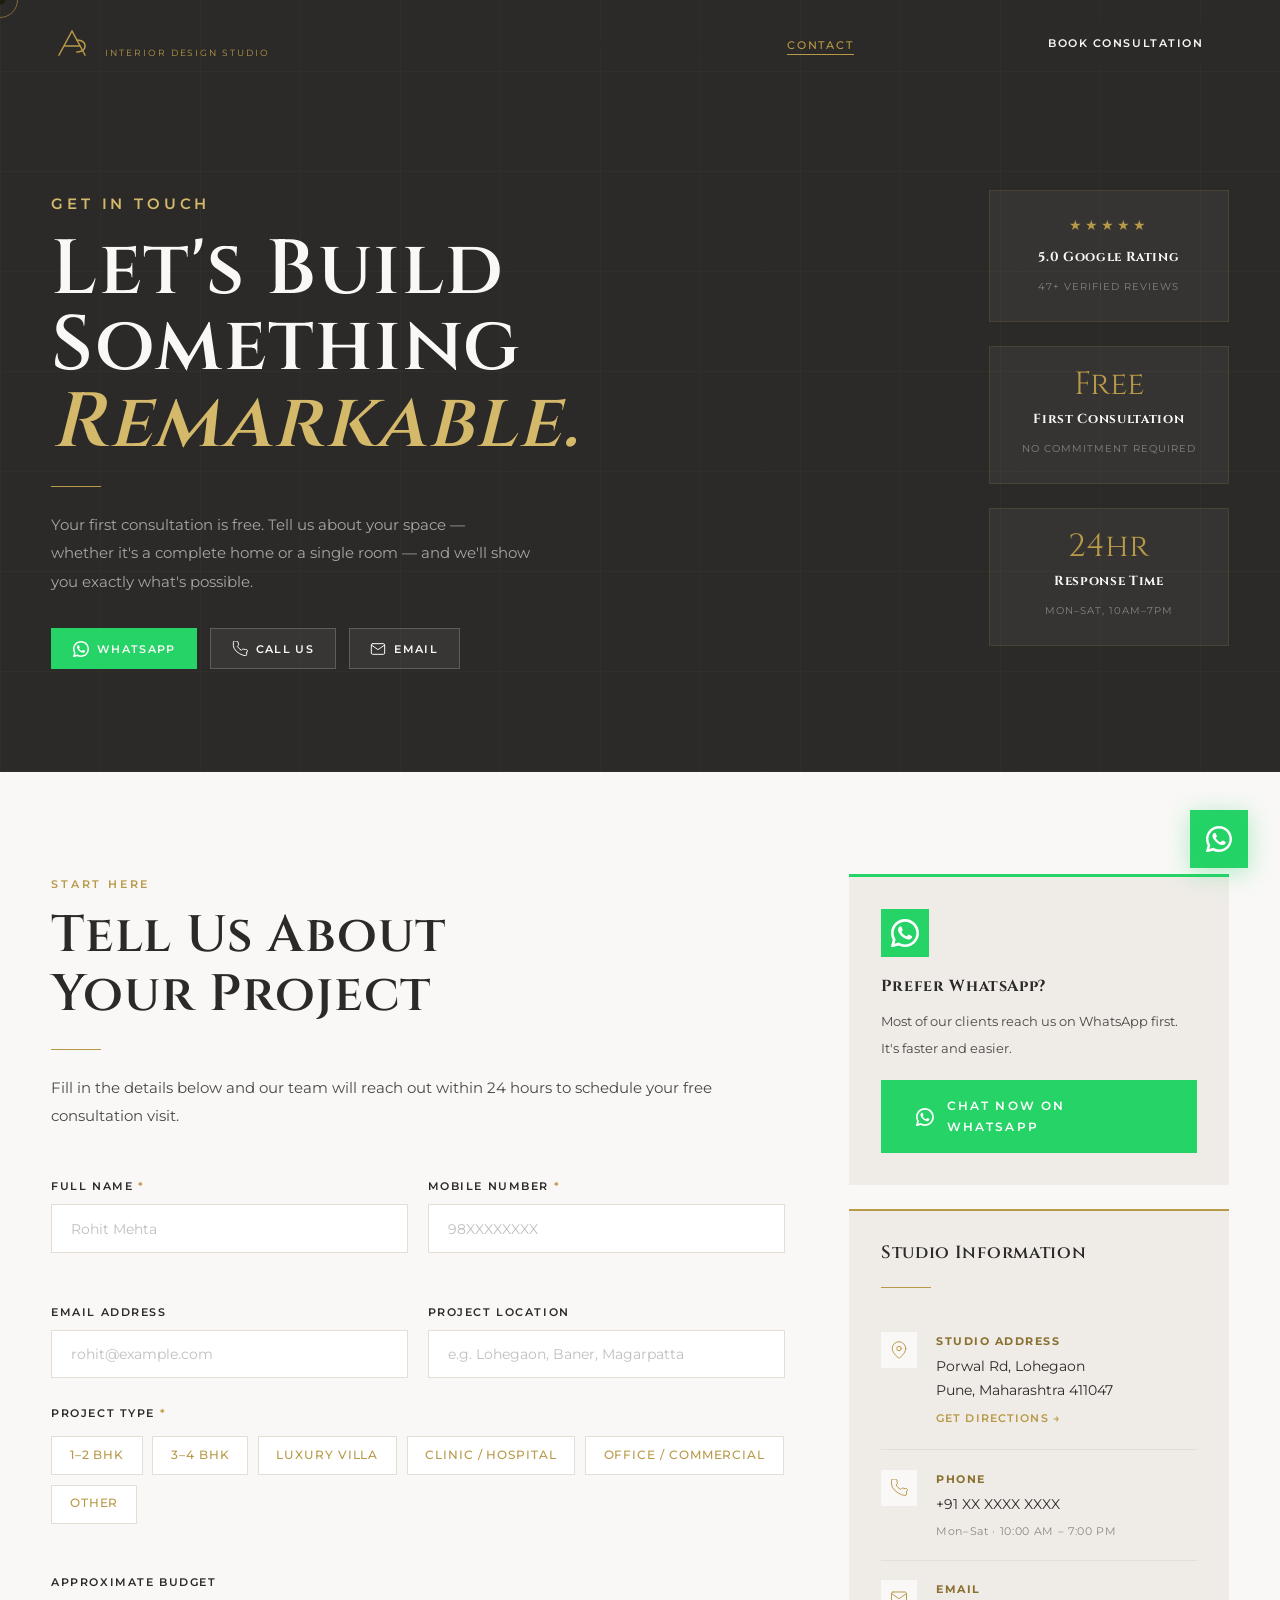
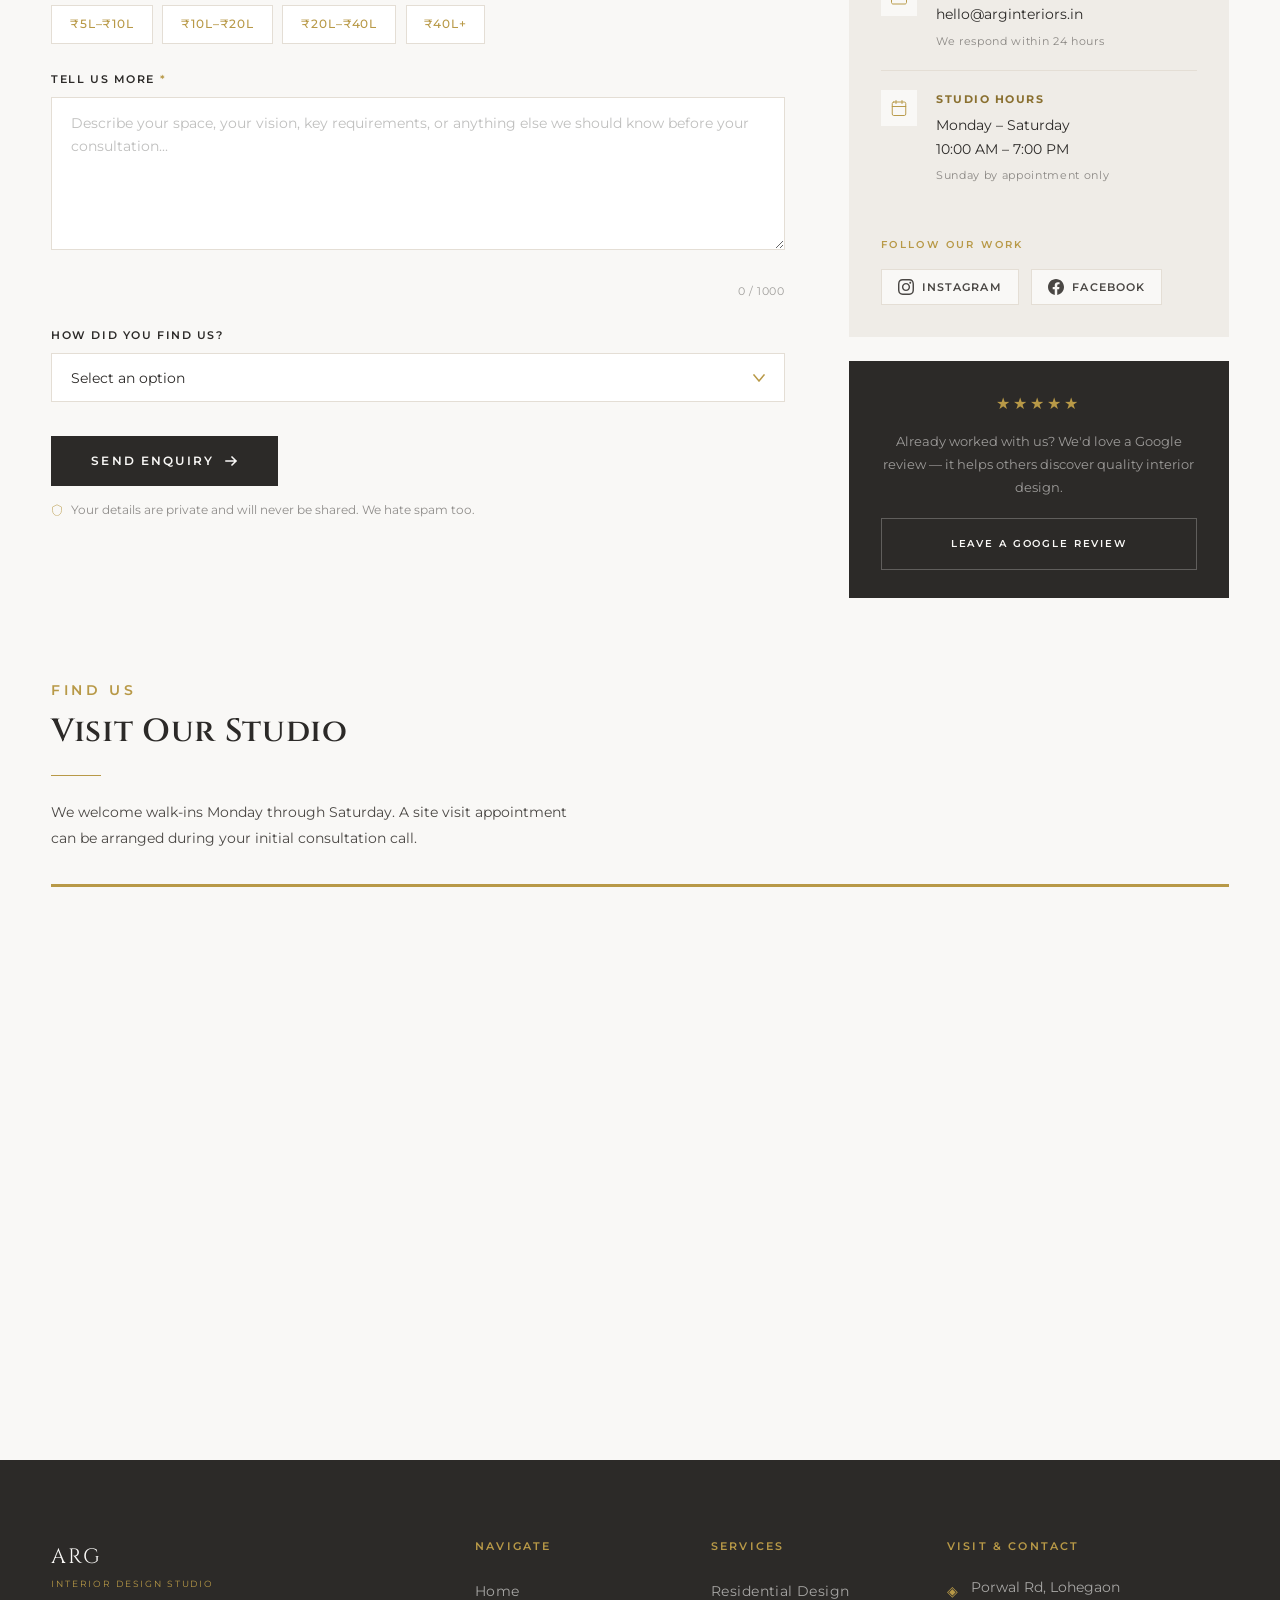
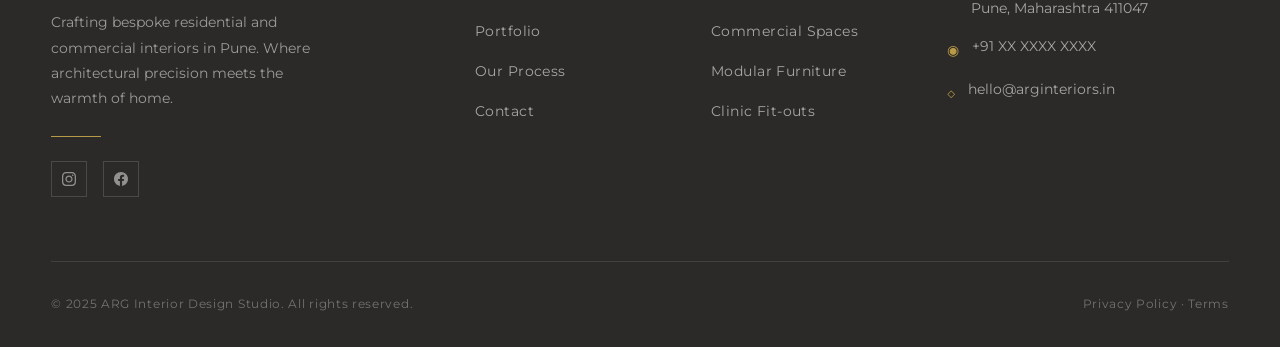
<file: contact.html>
<!DOCTYPE html>
<html lang="en">
<head>
  <meta charset="UTF-8" />
  <meta name="viewport" content="width=device-width, initial-scale=1.0" />
  <meta name="description" content="Contact ARG Interior Design Studio in Pune. Book a free consultation for your home or commercial interior project. WhatsApp, call, or visit us in Lohegaon." />
  <meta name="keywords" content="contact ARG interior Pune, interior design consultation Pune, book interior designer, Lohegaon interior studio" />
  <meta property="og:title" content="Contact & Book Consultation | ARG Interior Design Studio" />
  <meta property="og:description" content="Start your interior project with ARG. Book a free consultation — WhatsApp, call, or fill the form." />
  <title>Contact & Book Consultation | ARG Interior Design Studio</title>

  <link rel="preconnect" href="https://fonts.googleapis.com" />
  <link rel="preconnect" href="https://fonts.gstatic.com" crossorigin />
  <link href="https://fonts.googleapis.com/css2?family=Cinzel:wght@400;600;700;900&family=Montserrat:wght@300;400;500;600;700&display=swap" rel="stylesheet" />

  <link rel="stylesheet" href="css/style.css" />
  <link rel="stylesheet" href="css/contact.css" />
</head>
<body>

  <div class="page-transition"></div>
  <div class="cursor"></div>
  <div class="cursor-follower"></div>

  <!-- ══════════════════════════════════════
       NAV
  ══════════════════════════════════════ -->
  <nav class="nav" role="navigation" aria-label="Main navigation">
    <div class="container">
      <div class="nav-inner">
        <a href="index.html" class="nav-logo" aria-label="ARG Interior Design Studio Home">
          <svg class="nav-logo-mark" viewBox="0 0 42 42" fill="none" xmlns="http://www.w3.org/2000/svg" aria-hidden="true">
            <rect width="42" height="42" fill="#2C2A28"/>
            <path d="M8 33 L21 9 L34 33 M13 24 H29" stroke="#B89947" stroke-width="1.5" stroke-linecap="square"/>
            <path d="M26 18 C26 18 34 18 34 24 C34 30 26 30 26 30" stroke="#B89947" stroke-width="1.5" stroke-linecap="square" fill="none"/>
          </svg>
          <div class="nav-logo-text">
            <span class="brand">ARG</span>
            <span class="tagline">Interior Design Studio</span>
          </div>
        </a>
        <ul class="nav-links">
          <li><a href="index.html">Home</a></li>
          <li><a href="portfolio.html">Portfolio</a></li>
          <li><a href="process.html">Our Process</a></li>
          <li><a href="contact.html" class="active">Contact</a></li>
        </ul>
        <a href="contact.html" class="nav-cta">Book Consultation</a>
        <button class="hamburger" aria-label="Open menu" aria-expanded="false">
          <span></span><span></span><span></span>
        </button>
      </div>
    </div>
  </nav>

  <nav class="nav-mobile" aria-label="Mobile navigation">
    <a href="index.html">Home</a>
    <a href="portfolio.html">Portfolio</a>
    <a href="process.html">Our Process</a>
    <a href="contact.html">Contact</a>
    <a href="https://wa.me/91XXXXXXXXXX?text=Hi%20ARG%20Studio!" class="wa-mobile-link" target="_blank" rel="noopener">💬 WhatsApp Us</a>
  </nav>
  <div class="nav-overlay"></div>

  <!-- ══════════════════════════════════════
       CONTACT HERO (compact, text-only)
  ══════════════════════════════════════ -->
  <header class="contact-hero" role="banner">
    <div class="contact-hero-bg" aria-hidden="true"></div>
    <div class="container contact-hero-inner">
      <div class="contact-hero-text">
        <p class="label-overline reveal" style="color:var(--brass-light);">Get in Touch</p>
        <h1 class="reveal reveal-delay-1">
          Let's Build<br>Something<br><em>Remarkable.</em>
        </h1>
        <div class="brass-line reveal reveal-delay-2"></div>
        <p class="reveal reveal-delay-3">
          Your first consultation is free. Tell us about your space — whether it's a complete home or a single room — and we'll show you exactly what's possible.
        </p>

        <!-- Quick contact pills -->
        <div class="contact-quick-pills reveal reveal-delay-3">
          <a href="https://wa.me/91XXXXXXXXXX?text=Hi%20ARG%20Studio!%20I'd%20like%20to%20discuss%20my%20interior%20project."
             class="quick-pill quick-pill--wa"
             target="_blank" rel="noopener"
             aria-label="WhatsApp ARG Studio">
            <svg viewBox="0 0 24 24" width="16" height="16" fill="white" aria-hidden="true">
              <path d="M17.472 14.382c-.297-.149-1.758-.867-2.03-.967-.273-.099-.471-.148-.67.15-.197.297-.767.966-.94 1.164-.173.199-.347.223-.644.075-.297-.15-1.255-.463-2.39-1.475-.883-.788-1.48-1.761-1.653-2.059-.173-.297-.018-.458.13-.606.134-.133.298-.347.446-.52.149-.174.198-.298.298-.497.099-.198.05-.371-.025-.52-.075-.149-.669-1.612-.916-2.207-.242-.579-.487-.5-.669-.51-.173-.008-.371-.01-.57-.01-.198 0-.52.074-.792.372-.272.297-1.04 1.016-1.04 2.479 0 1.462 1.065 2.875 1.213 3.074.149.198 2.096 3.2 5.077 4.487.709.306 1.262.489 1.694.625.712.227 1.36.195 1.871.118.571-.085 1.758-.719 2.006-1.413.248-.694.248-1.289.173-1.413-.074-.124-.272-.198-.57-.347z"/>
              <path d="M12 0C5.373 0 0 5.373 0 12c0 2.127.557 4.126 1.526 5.855L.057 23.215a.75.75 0 00.916.999l5.562-1.459A11.944 11.944 0 0012 24c6.627 0 12-5.373 12-12S18.627 0 12 0zm0 21.75a9.733 9.733 0 01-4.964-1.362l-.356-.213-3.691.97.986-3.6-.233-.37A9.712 9.712 0 012.25 12C2.25 6.615 6.615 2.25 12 2.25S21.75 6.615 21.75 12 17.385 21.75 12 21.75z"/>
            </svg>
            <span>WhatsApp</span>
          </a>
          <a href="tel:+91XXXXXXXXXX" class="quick-pill" aria-label="Call ARG Studio">
            <svg viewBox="0 0 24 24" width="16" height="16" fill="none" stroke="currentColor" stroke-width="1.5" aria-hidden="true">
              <path d="M22 16.92v3a2 2 0 01-2.18 2 19.79 19.79 0 01-8.63-3.07A19.5 19.5 0 013.07 10.8 19.79 19.79 0 012 2.18 2 2 0 014 0h3a2 2 0 012 1.72c.127.96.361 1.903.7 2.81a2 2 0 01-.45 2.11L8.09 7.91a16 16 0 006 6l1.27-1.27a2 2 0 012.11-.45c.907.339 1.85.573 2.81.7A2 2 0 0122 16.92z" stroke-linecap="round" stroke-linejoin="round"/>
            </svg>
            <span>Call Us</span>
          </a>
          <a href="mailto:hello@arginteriors.in" class="quick-pill" aria-label="Email ARG Studio">
            <svg viewBox="0 0 24 24" width="16" height="16" fill="none" stroke="currentColor" stroke-width="1.5" aria-hidden="true">
              <path d="M4 4h16c1.1 0 2 .9 2 2v12c0 1.1-.9 2-2 2H4c-1.1 0-2-.9-2-2V6c0-1.1.9-2 2-2z" stroke-linecap="round" stroke-linejoin="round"/>
              <polyline points="22,6 12,13 2,6" stroke-linecap="round" stroke-linejoin="round"/>
            </svg>
            <span>Email</span>
          </a>
        </div>
      </div>

      <!-- Trust block -->
      <div class="contact-hero-trust reveal reveal-delay-2">
        <div class="trust-block">
          <div class="trust-stars" aria-label="5 star Google rating">★★★★★</div>
          <strong>5.0 Google Rating</strong>
          <span>47+ Verified Reviews</span>
        </div>
        <div class="trust-block">
          <div class="trust-number">Free</div>
          <strong>First Consultation</strong>
          <span>No commitment required</span>
        </div>
        <div class="trust-block">
          <div class="trust-number">24hr</div>
          <strong>Response Time</strong>
          <span>Mon–Sat, 10am–7pm</span>
        </div>
      </div>
    </div>
  </header>

  <!-- ══════════════════════════════════════
       MAIN CONTACT SECTION
  ══════════════════════════════════════ -->
  <main class="contact-main" role="main">
    <div class="container">
      <div class="contact-layout">

        <!-- ── LEFT: FORM ── -->
        <div class="contact-form-col">
          <div class="form-header">
            <p class="label-overline reveal">Start Here</p>
            <h2 class="reveal reveal-delay-1">Tell Us About<br>Your Project</h2>
            <div class="brass-line reveal reveal-delay-2"></div>
            <p class="reveal reveal-delay-2">
              Fill in the details below and our team will reach out within 24 hours to schedule your free consultation visit.
            </p>
          </div>

          <form class="contact-form reveal reveal-delay-2"
                id="contactForm"
                novalidate
                aria-label="Project enquiry form">

            <!-- Row 1 -->
            <div class="form-row">
              <div class="form-group">
                <label for="name">Full Name <span aria-label="required">*</span></label>
                <input
                  type="text"
                  id="name"
                  name="name"
                  placeholder="Rohit Mehta"
                  required
                  minlength="2"
                  maxlength="80"
                  autocomplete="name"
                  aria-required="true"
                />
                <span class="field-error" id="name-error" role="alert" aria-live="polite"></span>
              </div>
              <div class="form-group">
                <label for="phone">Mobile Number <span aria-label="required">*</span></label>
                <input
                  type="tel"
                  id="phone"
                  name="phone"
                  placeholder="98XXXXXXXX"
                  required
                  pattern="[6-9][0-9]{9}"
                  maxlength="10"
                  autocomplete="tel"
                  inputmode="numeric"
                  aria-required="true"
                />
                <span class="field-error" id="phone-error" role="alert" aria-live="polite"></span>
              </div>
            </div>

            <!-- Row 2 -->
            <div class="form-row">
              <div class="form-group">
                <label for="email">Email Address</label>
                <input
                  type="email"
                  id="email"
                  name="email"
                  placeholder="rohit@example.com"
                  maxlength="120"
                  autocomplete="email"
                />
              </div>
              <div class="form-group">
                <label for="location">Project Location</label>
                <input
                  type="text"
                  id="location"
                  name="location"
                  placeholder="e.g. Lohegaon, Baner, Magarpatta"
                  maxlength="100"
                />
              </div>
            </div>

            <!-- Project Type -->
            <div class="form-group">
              <label id="project-type-label">Project Type <span aria-label="required">*</span></label>
              <div class="project-type-grid" role="group" aria-labelledby="project-type-label">
                <label class="type-chip">
                  <input type="radio" name="project_type" value="Residential — 1/2 BHK" />
                  <span>1–2 BHK</span>
                </label>
                <label class="type-chip">
                  <input type="radio" name="project_type" value="Residential — 3/4 BHK" />
                  <span>3–4 BHK</span>
                </label>
                <label class="type-chip">
                  <input type="radio" name="project_type" value="Luxury Villa" />
                  <span>Luxury Villa</span>
                </label>
                <label class="type-chip">
                  <input type="radio" name="project_type" value="Clinic / Hospital" />
                  <span>Clinic / Hospital</span>
                </label>
                <label class="type-chip">
                  <input type="radio" name="project_type" value="Office / Commercial" />
                  <span>Office / Commercial</span>
                </label>
                <label class="type-chip">
                  <input type="radio" name="project_type" value="Other" />
                  <span>Other</span>
                </label>
              </div>
              <span class="field-error" id="type-error" role="alert" aria-live="polite"></span>
            </div>

            <!-- Budget Range -->
            <div class="form-group">
              <label id="budget-label">Approximate Budget</label>
              <div class="budget-chips" role="group" aria-labelledby="budget-label">
                <label class="type-chip">
                  <input type="radio" name="budget" value="₹5L–₹10L" />
                  <span>₹5L–₹10L</span>
                </label>
                <label class="type-chip">
                  <input type="radio" name="budget" value="₹10L–₹20L" />
                  <span>₹10L–₹20L</span>
                </label>
                <label class="type-chip">
                  <input type="radio" name="budget" value="₹20L–₹40L" />
                  <span>₹20L–₹40L</span>
                </label>
                <label class="type-chip">
                  <input type="radio" name="budget" value="₹40L+" />
                  <span>₹40L+</span>
                </label>
              </div>
            </div>

            <!-- Message -->
            <div class="form-group">
              <label for="message">Tell Us More <span aria-label="required">*</span></label>
              <textarea
                id="message"
                name="message"
                placeholder="Describe your space, your vision, key requirements, or anything else we should know before your consultation..."
                required
                minlength="10"
                maxlength="1000"
                rows="5"
                aria-required="true"
              ></textarea>
              <span class="field-error" id="msg-error" role="alert" aria-live="polite"></span>
              <span class="char-count" id="charCount" aria-live="polite">0 / 1000</span>
            </div>

            <!-- How did you hear -->
            <div class="form-group">
              <label for="source">How did you find us?</label>
              <select id="source" name="source">
                <option value="" disabled selected>Select an option</option>
                <option value="Google Search">Google Search</option>
                <option value="Google Maps">Google Maps</option>
                <option value="Instagram">Instagram</option>
                <option value="Facebook">Facebook</option>
                <option value="Friend / Family Referral">Friend / Family Referral</option>
                <option value="Saw our work in a space">Saw our work in a space</option>
                <option value="Other">Other</option>
              </select>
            </div>

            <!-- Honeypot (anti-spam, hidden from users) -->
            <div style="position:absolute; left:-9999px; opacity:0; pointer-events:none;" aria-hidden="true">
              <label for="website_url">Leave blank</label>
              <input type="text" id="website_url" name="website_url" tabindex="-1" autocomplete="off" />
            </div>

            <div class="form-submit-row">
              <button type="submit" class="btn btn-primary form-submit-btn" id="submitBtn">
                <span id="submitBtnText">Send Enquiry</span>
                <svg width="14" height="14" viewBox="0 0 14 14" fill="none" aria-hidden="true" id="submitArrow">
                  <path d="M2 7H12M8 3L12 7L8 11" stroke="currentColor" stroke-width="1.5" stroke-linecap="square"/>
                </svg>
                <span class="submit-spinner" id="submitSpinner" aria-hidden="true"></span>
              </button>
              <p class="form-privacy">
                <svg viewBox="0 0 16 16" width="12" height="12" fill="none" aria-hidden="true"><path d="M8 1L2 4v5c0 3.3 2.7 6 6 7 3.3-1 6-3.7 6-7V4L8 1z" stroke="#B89947" stroke-width="1.2"/></svg>
                Your details are private and will never be shared. We hate spam too.
              </p>
            </div>

            <!-- Form status -->
            <div class="form-status" id="formStatus" role="alert" aria-live="assertive"></div>

          </form>
        </div>

        <!-- ── RIGHT: CONTACT INFO + MAP ── -->
        <aside class="contact-info-col" aria-label="Contact information">

          <!-- WhatsApp preferred CTA -->
          <div class="wa-preferred reveal">
            <div class="wa-preferred-inner">
              <div class="wa-pref-icon" aria-hidden="true">
                <svg viewBox="0 0 24 24" width="28" height="28" fill="white">
                  <path d="M17.472 14.382c-.297-.149-1.758-.867-2.03-.967-.273-.099-.471-.148-.67.15-.197.297-.767.966-.94 1.164-.173.199-.347.223-.644.075-.297-.15-1.255-.463-2.39-1.475-.883-.788-1.48-1.761-1.653-2.059-.173-.297-.018-.458.13-.606.134-.133.298-.347.446-.52.149-.174.198-.298.298-.497.099-.198.05-.371-.025-.52-.075-.149-.669-1.612-.916-2.207-.242-.579-.487-.5-.669-.51-.173-.008-.371-.01-.57-.01-.198 0-.52.074-.792.372-.272.297-1.04 1.016-1.04 2.479 0 1.462 1.065 2.875 1.213 3.074.149.198 2.096 3.2 5.077 4.487.709.306 1.262.489 1.694.625.712.227 1.36.195 1.871.118.571-.085 1.758-.719 2.006-1.413.248-.694.248-1.289.173-1.413-.074-.124-.272-.198-.57-.347z"/>
                  <path d="M12 0C5.373 0 0 5.373 0 12c0 2.127.557 4.126 1.526 5.855L.057 23.215a.75.75 0 00.916.999l5.562-1.459A11.944 11.944 0 0012 24c6.627 0 12-5.373 12-12S18.627 0 12 0zm0 21.75a9.733 9.733 0 01-4.964-1.362l-.356-.213-3.691.97.986-3.6-.233-.37A9.712 9.712 0 012.25 12C2.25 6.615 6.615 2.25 12 2.25S21.75 6.615 21.75 12 17.385 21.75 12 21.75z"/>
                </svg>
              </div>
              <div class="wa-pref-text">
                <strong>Prefer WhatsApp?</strong>
                <span>Most of our clients reach us on WhatsApp first. It's faster and easier.</span>
              </div>
              <a href="https://wa.me/91XXXXXXXXXX?text=Hi%20ARG%20Studio!%20I'd%20like%20to%20discuss%20my%20interior%20project."
                 class="btn btn-whatsapp"
                 target="_blank" rel="noopener"
                 style="width:100%; justify-content:center; margin-top:1.2rem;"
                 aria-label="Chat on WhatsApp">
                <svg class="wa-icon" viewBox="0 0 24 24" aria-hidden="true">
                  <path d="M17.472 14.382c-.297-.149-1.758-.867-2.03-.967-.273-.099-.471-.148-.67.15-.197.297-.767.966-.94 1.164-.173.199-.347.223-.644.075-.297-.15-1.255-.463-2.39-1.475-.883-.788-1.48-1.761-1.653-2.059-.173-.297-.018-.458.13-.606.134-.133.298-.347.446-.52.149-.174.198-.298.298-.497.099-.198.05-.371-.025-.52-.075-.149-.669-1.612-.916-2.207-.242-.579-.487-.5-.669-.51-.173-.008-.371-.01-.57-.01-.198 0-.52.074-.792.372-.272.297-1.04 1.016-1.04 2.479 0 1.462 1.065 2.875 1.213 3.074.149.198 2.096 3.2 5.077 4.487.709.306 1.262.489 1.694.625.712.227 1.36.195 1.871.118.571-.085 1.758-.719 2.006-1.413.248-.694.248-1.289.173-1.413-.074-.124-.272-.198-.57-.347z"/>
                  <path d="M12 0C5.373 0 0 5.373 0 12c0 2.127.557 4.126 1.526 5.855L.057 23.215a.75.75 0 00.916.999l5.562-1.459A11.944 11.944 0 0012 24c6.627 0 12-5.373 12-12S18.627 0 12 0zm0 21.75a9.733 9.733 0 01-4.964-1.362l-.356-.213-3.691.97.986-3.6-.233-.37A9.712 9.712 0 012.25 12C2.25 6.615 6.615 2.25 12 2.25S21.75 6.615 21.75 12 17.385 21.75 12 21.75z"/>
                </svg>
                <span>Chat Now on WhatsApp</span>
              </a>
            </div>
          </div>

          <!-- Contact details -->
          <div class="contact-details-card reveal reveal-delay-1">
            <h3>Studio Information</h3>
            <div class="brass-line"></div>

            <ul class="contact-detail-list" aria-label="Contact details">
              <li class="contact-detail-item">
                <div class="cd-icon" aria-hidden="true">
                  <svg viewBox="0 0 24 24" fill="none" stroke="#B89947" stroke-width="1.3">
                    <path d="M21 10c0 7-9 13-9 13s-9-6-9-13a9 9 0 0118 0z" stroke-linecap="round" stroke-linejoin="round"/>
                    <circle cx="12" cy="10" r="3" stroke-linecap="round" stroke-linejoin="round"/>
                  </svg>
                </div>
                <div>
                  <strong>Studio Address</strong>
                  <p>Porwal Rd, Lohegaon<br>Pune, Maharashtra 411047</p>
                  <a href="https://maps.google.com/?q=ARG+Interior+Design+Studio+Lohegaon+Pune"
                     target="_blank" rel="noopener"
                     class="detail-link"
                     aria-label="Get directions on Google Maps">
                    Get Directions →
                  </a>
                </div>
              </li>

              <li class="contact-detail-item">
                <div class="cd-icon" aria-hidden="true">
                  <svg viewBox="0 0 24 24" fill="none" stroke="#B89947" stroke-width="1.3">
                    <path d="M22 16.92v3a2 2 0 01-2.18 2 19.79 19.79 0 01-8.63-3.07A19.5 19.5 0 013.07 10.8 19.79 19.79 0 012 2.18 2 2 0 014 0h3a2 2 0 012 1.72c.127.96.361 1.903.7 2.81a2 2 0 01-.45 2.11L8.09 7.91a16 16 0 006 6l1.27-1.27a2 2 0 012.11-.45c.907.339 1.85.573 2.81.7A2 2 0 0122 16.92z" stroke-linecap="round" stroke-linejoin="round"/>
                  </svg>
                </div>
                <div>
                  <strong>Phone</strong>
                  <p><a href="tel:+91XXXXXXXXXX" style="color:inherit;">+91 XX XXXX XXXX</a></p>
                  <span class="detail-hours">Mon–Sat · 10:00 AM – 7:00 PM</span>
                </div>
              </li>

              <li class="contact-detail-item">
                <div class="cd-icon" aria-hidden="true">
                  <svg viewBox="0 0 24 24" fill="none" stroke="#B89947" stroke-width="1.3">
                    <path d="M4 4h16c1.1 0 2 .9 2 2v12c0 1.1-.9 2-2 2H4c-1.1 0-2-.9-2-2V6c0-1.1.9-2 2-2z" stroke-linecap="round" stroke-linejoin="round"/>
                    <polyline points="22,6 12,13 2,6" stroke-linecap="round" stroke-linejoin="round"/>
                  </svg>
                </div>
                <div>
                  <strong>Email</strong>
                  <p><a href="mailto:hello@arginteriors.in" style="color:inherit;">hello@arginteriors.in</a></p>
                  <span class="detail-hours">We respond within 24 hours</span>
                </div>
              </li>

              <li class="contact-detail-item">
                <div class="cd-icon" aria-hidden="true">
                  <svg viewBox="0 0 24 24" fill="none" stroke="#B89947" stroke-width="1.3">
                    <rect x="3" y="4" width="18" height="18" rx="2" ry="2" stroke-linecap="round" stroke-linejoin="round"/>
                    <line x1="16" y1="2" x2="16" y2="6" stroke-linecap="round"/>
                    <line x1="8" y1="2" x2="8" y2="6" stroke-linecap="round"/>
                    <line x1="3" y1="10" x2="21" y2="10" stroke-linecap="round"/>
                  </svg>
                </div>
                <div>
                  <strong>Studio Hours</strong>
                  <p>Monday – Saturday<br>10:00 AM – 7:00 PM</p>
                  <span class="detail-hours">Sunday by appointment only</span>
                </div>
              </li>
            </ul>

            <!-- Social -->
            <div class="contact-socials">
              <span class="label-overline" style="font-size:0.6rem;">Follow Our Work</span>
              <div class="social-links" style="margin-top:0.8rem; display:flex; gap:0.8rem;">
                <a href="#" class="social-btn" aria-label="Instagram" rel="noopener">
                  <svg width="16" height="16" viewBox="0 0 24 24" fill="currentColor" aria-hidden="true"><path d="M12 2.163c3.204 0 3.584.012 4.85.07 3.252.148 4.771 1.691 4.919 4.919.058 1.265.069 1.645.069 4.849 0 3.205-.012 3.584-.069 4.849-.149 3.225-1.664 4.771-4.919 4.919-1.266.058-1.644.07-4.85.07-3.204 0-3.584-.012-4.849-.07-3.26-.149-4.771-1.699-4.919-4.92-.058-1.265-.07-1.644-.07-4.849 0-3.204.013-3.583.07-4.849.149-3.227 1.664-4.771 4.919-4.919 1.266-.057 1.645-.069 4.849-.069zm0-2.163c-3.259 0-3.667.014-4.947.072-4.358.2-6.78 2.618-6.98 6.98-.059 1.281-.073 1.689-.073 4.948 0 3.259.014 3.668.072 4.948.2 4.358 2.618 6.78 6.98 6.98 1.281.058 1.689.072 4.948.072 3.259 0 3.668-.014 4.948-.072 4.354-.2 6.782-2.618 6.979-6.98.059-1.28.073-1.689.073-4.948 0-3.259-.014-3.667-.072-4.947-.196-4.354-2.617-6.78-6.979-6.98-1.281-.059-1.69-.073-4.949-.073zm0 5.838c-3.403 0-6.162 2.759-6.162 6.162s2.759 6.163 6.162 6.163 6.162-2.759 6.162-6.163c0-3.403-2.759-6.162-6.162-6.162zm0 10.162c-2.209 0-4-1.79-4-4 0-2.209 1.791-4 4-4s4 1.791 4 4c0 2.21-1.791 4-4 4zm6.406-11.845c-.796 0-1.441.645-1.441 1.44s.645 1.44 1.441 1.44c.795 0 1.439-.645 1.439-1.44s-.644-1.44-1.439-1.44z"/></svg>
                  Instagram
                </a>
                <a href="#" class="social-btn" aria-label="Facebook" rel="noopener">
                  <svg width="16" height="16" viewBox="0 0 24 24" fill="currentColor" aria-hidden="true"><path d="M24 12.073c0-6.627-5.373-12-12-12s-12 5.373-12 12c0 5.99 4.388 10.954 10.125 11.854v-8.385H7.078v-3.47h3.047V9.43c0-3.007 1.792-4.669 4.533-4.669 1.312 0 2.686.235 2.686.235v2.953H15.83c-1.491 0-1.956.925-1.956 1.874v2.25h3.328l-.532 3.47h-2.796v8.385C19.612 23.027 24 18.062 24 12.073z"/></svg>
                  Facebook
                </a>
              </div>
            </div>
          </div>

          <!-- Google review nudge -->
          <div class="review-nudge reveal reveal-delay-3">
            <div class="review-nudge-stars" aria-hidden="true">★★★★★</div>
            <p>Already worked with us? We'd love a Google review — it helps others discover quality interior design.</p>
            <a href="https://g.page/r/ARG-interior-studio/review"
               target="_blank" rel="noopener"
               class="btn btn-secondary"
               style="margin-top:1.2rem; width:100%; justify-content:center; font-size:0.65rem;"
               aria-label="Leave a Google review for ARG Interior Studio">
              <span>Leave a Google Review</span>
            </a>
          </div>

        </aside>
      </div>

      <!-- ── MAP ── -->
      <div class="map-section reveal" style="margin-top:5rem;">
        <div class="map-header">
          <p class="label-overline">Find Us</p>
          <h3>Visit Our Studio</h3>
          <div class="brass-line"></div>
          <p>We welcome walk-ins Monday through Saturday. A site visit appointment can be arranged during your initial consultation call.</p>
        </div>
        <div class="map-embed" role="region" aria-label="ARG Interior Studio location map">
          <!-- Replace src with your actual Google Maps embed URL -->
          <iframe
            src="https://www.google.com/maps/embed?pb=!1m18!1m12!1m3!1d3781.398!2d73.9193!3d18.5912!2m3!1f0!2f0!3f0!3m2!1i1024!2i768!4f13.1!3m3!1m2!1s0x0%3A0x0!2sLohegaon%2C+Pune!5e0!3m2!1sen!2sin!4v1234567890"
            width="100%"
            height="420"
            style="border:0; display:block;"
            allowfullscreen=""
            loading="lazy"
            referrerpolicy="no-referrer-when-downgrade"
            title="ARG Interior Design Studio location in Lohegaon, Pune">
          </iframe>
        </div>
      </div>

    </div>
  </main>

  <!-- ══════════════════════════════════════
       FOOTER
  ══════════════════════════════════════ -->
  <footer role="contentinfo">
    <div class="container">
      <div class="footer-grid">
        <div class="footer-brand">
          <div class="footer-logo-text">
            <div class="brand">ARG</div>
            <div class="tagline">Interior Design Studio</div>
          </div>
          <p>Crafting bespoke residential and commercial interiors in Pune. Where architectural precision meets the warmth of home.</p>
          <div class="brass-line" style="margin-top:1.5rem;"></div>
          <div class="footer-socials" style="margin-top:1.2rem;">
            <a href="#" aria-label="Instagram"><svg width="14" height="14" viewBox="0 0 24 24" fill="currentColor" aria-hidden="true"><path d="M12 2.163c3.204 0 3.584.012 4.85.07 3.252.148 4.771 1.691 4.919 4.919.058 1.265.069 1.645.069 4.849 0 3.205-.012 3.584-.069 4.849-.149 3.225-1.664 4.771-4.919 4.919-1.266.058-1.644.07-4.85.07-3.204 0-3.584-.012-4.849-.07-3.26-.149-4.771-1.699-4.919-4.92-.058-1.265-.07-1.644-.07-4.849 0-3.204.013-3.583.07-4.849.149-3.227 1.664-4.771 4.919-4.919 1.266-.057 1.645-.069 4.849-.069zm0-2.163c-3.259 0-3.667.014-4.947.072-4.358.2-6.78 2.618-6.98 6.98-.059 1.281-.073 1.689-.073 4.948 0 3.259.014 3.668.072 4.948.2 4.358 2.618 6.78 6.98 6.98 1.281.058 1.689.072 4.948.072 3.259 0 3.668-.014 4.948-.072 4.354-.2 6.782-2.618 6.979-6.98.059-1.28.073-1.689.073-4.948 0-3.259-.014-3.667-.072-4.947-.196-4.354-2.617-6.78-6.979-6.98-1.281-.059-1.69-.073-4.949-.073zm0 5.838c-3.403 0-6.162 2.759-6.162 6.162s2.759 6.163 6.162 6.163 6.162-2.759 6.162-6.163c0-3.403-2.759-6.162-6.162-6.162zm0 10.162c-2.209 0-4-1.79-4-4 0-2.209 1.791-4 4-4s4 1.791 4 4c0 2.21-1.791 4-4 4zm6.406-11.845c-.796 0-1.441.645-1.441 1.44s.645 1.44 1.441 1.44c.795 0 1.439-.645 1.439-1.44s-.644-1.44-1.439-1.44z"/></svg></a>
            <a href="#" aria-label="Facebook"><svg width="14" height="14" viewBox="0 0 24 24" fill="currentColor" aria-hidden="true"><path d="M24 12.073c0-6.627-5.373-12-12-12s-12 5.373-12 12c0 5.99 4.388 10.954 10.125 11.854v-8.385H7.078v-3.47h3.047V9.43c0-3.007 1.792-4.669 4.533-4.669 1.312 0 2.686.235 2.686.235v2.953H15.83c-1.491 0-1.956.925-1.956 1.874v2.25h3.328l-.532 3.47h-2.796v8.385C19.612 23.027 24 18.062 24 12.073z"/></svg></a>
          </div>
        </div>
        <div class="footer-col">
          <h5>Navigate</h5>
          <ul>
            <li><a href="index.html">Home</a></li>
            <li><a href="portfolio.html">Portfolio</a></li>
            <li><a href="process.html">Our Process</a></li>
            <li><a href="contact.html">Contact</a></li>
          </ul>
        </div>
        <div class="footer-col">
          <h5>Services</h5>
          <ul>
            <li><a href="portfolio.html#residential">Residential Design</a></li>
            <li><a href="portfolio.html#commercial">Commercial Spaces</a></li>
            <li><a href="portfolio.html#modular">Modular Furniture</a></li>
            <li><a href="portfolio.html#commercial">Clinic Fit-outs</a></li>
          </ul>
        </div>
        <div class="footer-col">
          <h5>Visit &amp; Contact</h5>
          <div class="footer-contact-item">
            <span class="ico" aria-hidden="true">◈</span>
            <p>Porwal Rd, Lohegaon<br>Pune, Maharashtra 411047</p>
          </div>
          <div class="footer-contact-item">
            <span class="ico" aria-hidden="true">◉</span>
            <p><a href="tel:+91XXXXXXXXXX" style="color:inherit;">+91 XX XXXX XXXX</a></p>
          </div>
          <div class="footer-contact-item">
            <span class="ico" aria-hidden="true">◇</span>
            <p><a href="mailto:hello@arginteriors.in" style="color:inherit;">hello@arginteriors.in</a></p>
          </div>
        </div>
      </div>
      <div class="footer-bottom">
        <p>© 2025 ARG Interior Design Studio. All rights reserved.</p>
        <p><a href="#" style="color:rgba(249,248,246,0.35); font-size:0.72rem;">Privacy Policy</a> · <a href="#" style="color:rgba(249,248,246,0.35); font-size:0.72rem;">Terms</a></p>
      </div>
    </div>
  </footer>

  <!-- STICKY WHATSAPP -->
  <div class="wa-float" role="complementary" aria-label="WhatsApp quick contact">
    <span class="wa-float-label" aria-hidden="true">Chat with us</span>
    <a class="wa-float-btn"
       href="https://wa.me/91XXXXXXXXXX?text=Hi%20ARG%20Studio!%20I'd%20like%20to%20discuss%20my%20interior%20project."
       target="_blank" rel="noopener" aria-label="Chat on WhatsApp">
      <svg viewBox="0 0 24 24" aria-hidden="true">
        <path d="M17.472 14.382c-.297-.149-1.758-.867-2.03-.967-.273-.099-.471-.148-.67.15-.197.297-.767.966-.94 1.164-.173.199-.347.223-.644.075-.297-.15-1.255-.463-2.39-1.475-.883-.788-1.48-1.761-1.653-2.059-.173-.297-.018-.458.13-.606.134-.133.298-.347.446-.52.149-.174.198-.298.298-.497.099-.198.05-.371-.025-.52-.075-.149-.669-1.612-.916-2.207-.242-.579-.487-.5-.669-.51-.173-.008-.371-.01-.57-.01-.198 0-.52.074-.792.372-.272.297-1.04 1.016-1.04 2.479 0 1.462 1.065 2.875 1.213 3.074.149.198 2.096 3.2 5.077 4.487.709.306 1.262.489 1.694.625.712.227 1.36.195 1.871.118.571-.085 1.758-.719 2.006-1.413.248-.694.248-1.289.173-1.413-.074-.124-.272-.198-.57-.347z"/>
        <path d="M12 0C5.373 0 0 5.373 0 12c0 2.127.557 4.126 1.526 5.855L.057 23.215a.75.75 0 00.916.999l5.562-1.459A11.944 11.944 0 0012 24c6.627 0 12-5.373 12-12S18.627 0 12 0zm0 21.75a9.733 9.733 0 01-4.964-1.362l-.356-.213-3.691.97.986-3.6-.233-.37A9.712 9.712 0 012.25 12C2.25 6.615 6.615 2.25 12 2.25S21.75 6.615 21.75 12 17.385 21.75 12 21.75z"/>
      </svg>
    </a>
  </div>

  <script src="js/script.js"></script>
  <script src="js/contact.js"></script>
</body>
</html>
</file>
<file: css/style.css>
/* ============================================================
   ARG INTERIOR DESIGN STUDIO — GLOBAL DESIGN SYSTEM
   "Warm Architectural Elegance"
   ============================================================ */

@import url('https://fonts.googleapis.com/css2?family=Cinzel:wght@400;600;700;900&family=Montserrat:wght@300;400;500;600;700&family=Cinzel+Decorative:wght@400;700&display=swap');

/* ── CSS VARIABLES ── */
:root {
  --alabaster:     #F9F8F6;
  --cashmere:      #EFECE7;
  --cashmere-deep: #E4DED5;
  --espresso:      #2C2A28;
  --espresso-soft: #4A4744;
  --brass:         #B89947;
  --brass-light:   #D4B96A;
  --brass-dark:    #8A7030;
  --white:         #FFFFFF;

  --font-serif:    'Cinzel', serif;
  --font-sans:     'Montserrat', sans-serif;

  --section-pad:   clamp(4rem, 8vw, 9rem);
  --container:     1280px;
  --gap-lg:        clamp(2rem, 4vw, 4rem);
  --radius-none:   0px;

  --shadow-soft:   0 4px 40px rgba(44,42,40,0.08);
  --shadow-card:   0 8px 60px rgba(44,42,40,0.12);
  --transition:    all 0.55s cubic-bezier(0.25, 0.46, 0.45, 0.94);
  --transition-fast: all 0.3s cubic-bezier(0.25, 0.46, 0.45, 0.94);
}

/* ── RESET & BASE ── */
*, *::before, *::after {
  margin: 0;
  padding: 0;
  box-sizing: border-box;
}

html {
  scroll-behavior: smooth;
  font-size: 16px;
  -webkit-text-size-adjust: 100%;
}

body {
  background-color: var(--alabaster);
  color: var(--espresso);
  font-family: var(--font-sans);
  font-weight: 400;
  line-height: 1.7;
  overflow-x: hidden;
  cursor: none;
}

img {
  display: block;
  max-width: 100%;
  height: auto;
}

a {
  color: inherit;
  text-decoration: none;
}

ul { list-style: none; }

/* ── CUSTOM CURSOR ── */
.cursor {
  position: fixed;
  width: 10px;
  height: 10px;
  background: var(--brass);
  border-radius: 50%;
  pointer-events: none;
  z-index: 9999;
  transform: translate(-50%, -50%);
  transition: width 0.2s, height 0.2s, opacity 0.2s;
  mix-blend-mode: multiply;
}

.cursor-follower {
  position: fixed;
  width: 36px;
  height: 36px;
  border: 1px solid var(--brass);
  border-radius: 50%;
  pointer-events: none;
  z-index: 9998;
  transform: translate(-50%, -50%);
  transition: transform 0.12s ease, width 0.3s, height 0.3s;
  opacity: 0.6;
}

body:hover .cursor { opacity: 1; }

/* ── SCROLLBAR ── */
::-webkit-scrollbar { width: 4px; }
::-webkit-scrollbar-track { background: var(--cashmere); }
::-webkit-scrollbar-thumb { background: var(--brass); }

/* ── TYPOGRAPHY ── */
h1, h2, h3, h4, h5, h6 {
  font-family: var(--font-serif);
  font-weight: 600;
  line-height: 1.15;
  letter-spacing: 0.02em;
  color: var(--espresso);
}

h1 { font-size: clamp(2.8rem, 6vw, 6.5rem); }
h2 { font-size: clamp(2rem, 4vw, 3.8rem); }
h3 { font-size: clamp(1.4rem, 2.5vw, 2.2rem); }
h4 { font-size: clamp(1.1rem, 1.8vw, 1.5rem); }

p {
  font-family: var(--font-sans);
  font-size: clamp(0.9rem, 1.2vw, 1.05rem);
  color: var(--espresso-soft);
  line-height: 1.8;
}

.label-overline {
  font-family: var(--font-sans);
  font-size: 0.7rem;
  font-weight: 600;
  letter-spacing: 0.25em;
  text-transform: uppercase;
  color: var(--brass);
}

/* ── CONTAINER ── */
.container {
  max-width: var(--container);
  margin: 0 auto;
  padding: 0 clamp(1.5rem, 4vw, 4rem);
}

/* ── BUTTONS ── */
.btn {
  display: inline-flex;
  align-items: center;
  gap: 0.6rem;
  font-family: var(--font-sans);
  font-size: 0.75rem;
  font-weight: 600;
  letter-spacing: 0.18em;
  text-transform: uppercase;
  padding: 1rem 2.2rem;
  border: none;
  cursor: none;
  transition: var(--transition);
  position: relative;
  overflow: hidden;
}

.btn::before {
  content: '';
  position: absolute;
  inset: 0;
  transform: scaleX(0);
  transform-origin: right;
  transition: transform 0.45s cubic-bezier(0.25, 0.46, 0.45, 0.94);
}

.btn:hover::before { transform: scaleX(1); transform-origin: left; }

.btn span { position: relative; z-index: 1; }

.btn-primary {
  background: var(--espresso);
  color: var(--alabaster);
}
.btn-primary::before { background: var(--brass); }
.btn-primary:hover { color: var(--espresso); }

.btn-secondary {
  background: transparent;
  color: var(--espresso);
  border: 1px solid var(--espresso);
}
.btn-secondary::before { background: var(--espresso); }
.btn-secondary:hover { color: var(--alabaster); }

.btn-brass {
  background: var(--brass);
  color: var(--espresso);
}
.btn-brass::before { background: var(--espresso); }
.btn-brass:hover { color: var(--alabaster); }

.btn-whatsapp {
  background: #25D366;
  color: var(--white);
  border-radius: 0;
  gap: 0.8rem;
}
.btn-whatsapp::before { background: #128C7E; }
.btn-whatsapp:hover { color: var(--white); }

/* WhatsApp icon SVG inline */
.wa-icon {
  width: 18px;
  height: 18px;
  fill: currentColor;
  position: relative;
  z-index: 1;
}

/* ── SECTION STRUCTURE ── */
section {
  padding: var(--section-pad) 0;
  position: relative;
}

.section-header {
  margin-bottom: clamp(3rem, 5vw, 5rem);
}

.section-header .label-overline {
  display: block;
  margin-bottom: 1rem;
}

/* ── DIVIDER LINE ── */
.brass-line {
  width: 50px;
  height: 1px;
  background: var(--brass);
  margin: 1.5rem 0;
}

.brass-line-center {
  margin: 1.5rem auto;
}

/* ── NAV ── */
.nav {
  position: fixed;
  top: 0;
  left: 0;
  width: 100%;
  z-index: 1000;
  padding: 1.4rem 0;
  transition: var(--transition);
}

.nav.scrolled {
  background: rgba(249, 248, 246, 0.97);
  backdrop-filter: blur(20px);
  -webkit-backdrop-filter: blur(20px);
  padding: 1rem 0;
  box-shadow: var(--shadow-soft);
}

.nav-inner {
  display: flex;
  align-items: center;
  justify-content: space-between;
}

.nav-logo {
  display: flex;
  align-items: center;
  gap: 0.75rem;
}

.nav-logo-mark {
  width: 42px;
  height: 42px;
}

.nav-logo-text {
  display: flex;
  flex-direction: column;
}

.nav-logo-text .brand {
  font-family: var(--font-serif);
  font-size: 1.1rem;
  font-weight: 700;
  letter-spacing: 0.12em;
  color: var(--espresso);
  line-height: 1;
}

.nav-logo-text .tagline {
  font-family: var(--font-sans);
  font-size: 0.55rem;
  letter-spacing: 0.22em;
  text-transform: uppercase;
  color: var(--brass);
  margin-top: 3px;
}

.nav-links {
  display: flex;
  align-items: center;
  gap: 2.5rem;
}

.nav-links a {
  font-family: var(--font-sans);
  font-size: 0.7rem;
  font-weight: 500;
  letter-spacing: 0.16em;
  text-transform: uppercase;
  color: var(--espresso);
  position: relative;
  transition: var(--transition-fast);
}

.nav-links a::after {
  content: '';
  position: absolute;
  bottom: -3px;
  left: 0;
  width: 0;
  height: 1px;
  background: var(--brass);
  transition: width 0.4s ease;
}

.nav-links a:hover { color: var(--brass); }
.nav-links a:hover::after, .nav-links a.active::after { width: 100%; }
.nav-links a.active { color: var(--brass); }

.nav-cta {
  font-family: var(--font-sans);
  font-size: 0.68rem;
  font-weight: 600;
  letter-spacing: 0.14em;
  text-transform: uppercase;
  padding: 0.7rem 1.6rem;
  background: var(--espresso);
  color: var(--alabaster);
  transition: var(--transition);
}

.nav-cta:hover {
  background: var(--brass);
  color: var(--espresso);
}

/* Hamburger */
.hamburger {
  display: none;
  flex-direction: column;
  gap: 5px;
  cursor: none;
  padding: 4px;
}

.hamburger span {
  display: block;
  width: 26px;
  height: 1.5px;
  background: var(--espresso);
  transition: var(--transition);
}

.hamburger.open span:nth-child(1) { transform: translateY(6.5px) rotate(45deg); }
.hamburger.open span:nth-child(2) { opacity: 0; }
.hamburger.open span:nth-child(3) { transform: translateY(-6.5px) rotate(-45deg); }

/* Mobile menu */
.nav-mobile {
  position: fixed;
  top: 0;
  right: -100%;
  width: min(85vw, 380px);
  height: 100vh;
  background: var(--alabaster);
  z-index: 999;
  transition: right 0.55s cubic-bezier(0.25, 0.46, 0.45, 0.94);
  padding: 7rem 3rem 3rem;
  display: flex;
  flex-direction: column;
  gap: 2.5rem;
  box-shadow: -10px 0 60px rgba(44,42,40,0.15);
}

.nav-mobile.open { right: 0; }

.nav-mobile a {
  font-family: var(--font-serif);
  font-size: 1.6rem;
  font-weight: 600;
  color: var(--espresso);
  letter-spacing: 0.05em;
  transition: var(--transition-fast);
}

.nav-mobile a:hover { color: var(--brass); padding-left: 12px; }

.nav-overlay {
  position: fixed;
  inset: 0;
  background: rgba(44,42,40,0.5);
  z-index: 998;
  opacity: 0;
  pointer-events: none;
  transition: opacity 0.4s;
}

.nav-overlay.open {
  opacity: 1;
  pointer-events: all;
}

/* ── PROOF BANNER ── */
.proof-banner {
  background: var(--espresso);
  color: var(--alabaster);
  padding: 0;
}

.proof-banner-inner {
  display: flex;
  align-items: stretch;
  justify-content: center;
  flex-wrap: wrap;
}

.proof-item {
  display: flex;
  align-items: center;
  gap: 0.8rem;
  padding: 1.4rem 2.5rem;
  border-right: 1px solid rgba(249,248,246,0.12);
  flex: 1;
  min-width: 200px;
  justify-content: center;
}

.proof-item:last-child { border-right: none; }

.proof-icon {
  font-size: 1.1rem;
  color: var(--brass);
}

.proof-text {
  display: flex;
  flex-direction: column;
}

.proof-text strong {
  font-family: var(--font-serif);
  font-size: 0.85rem;
  letter-spacing: 0.06em;
  color: var(--alabaster);
}

.proof-text span {
  font-family: var(--font-sans);
  font-size: 0.62rem;
  letter-spacing: 0.16em;
  text-transform: uppercase;
  color: rgba(249,248,246,0.5);
}

/* ── STICKY WHATSAPP FLOAT ── */
.wa-float {
  position: fixed;
  bottom: 2rem;
  right: 2rem;
  z-index: 990;
  display: flex;
  flex-direction: column;
  align-items: flex-end;
  gap: 0.6rem;
}

.wa-float-label {
  font-family: var(--font-sans);
  font-size: 0.65rem;
  font-weight: 600;
  letter-spacing: 0.1em;
  text-transform: uppercase;
  color: var(--espresso);
  background: var(--alabaster);
  padding: 0.35rem 0.8rem;
  box-shadow: var(--shadow-soft);
  opacity: 0;
  transform: translateX(10px);
  transition: var(--transition-fast);
  white-space: nowrap;
}

.wa-float:hover .wa-float-label {
  opacity: 1;
  transform: translateX(0);
}

.wa-float-btn {
  width: 58px;
  height: 58px;
  background: #25D366;
  display: flex;
  align-items: center;
  justify-content: center;
  box-shadow: 0 4px 24px rgba(37,211,102,0.35);
  transition: var(--transition);
  position: relative;
}

.wa-float-btn::before {
  content: '';
  position: absolute;
  inset: 0;
  background: #25D366;
  border-radius: 50%;
  animation: wa-pulse 2s infinite;
  opacity: 0.4;
}

@keyframes wa-pulse {
  0% { transform: scale(1); opacity: 0.4; }
  70% { transform: scale(1.5); opacity: 0; }
  100% { transform: scale(1); opacity: 0; }
}

.wa-float-btn svg {
  width: 26px;
  height: 26px;
  fill: white;
  position: relative;
  z-index: 1;
}

.wa-float-btn:hover {
  background: #128C7E;
  transform: scale(1.08);
}

/* ── FOOTER ── */
footer {
  background: var(--espresso);
  color: var(--cashmere);
  padding: 5rem 0 2rem;
}

.footer-grid {
  display: grid;
  grid-template-columns: 2fr 1fr 1fr 1.5fr;
  gap: 3rem;
  padding-bottom: 4rem;
  border-bottom: 1px solid rgba(249,248,246,0.1);
}

.footer-brand p {
  color: rgba(249,248,246,0.55);
  font-size: 0.88rem;
  margin-top: 1.2rem;
  max-width: 280px;
  line-height: 1.8;
}

.footer-logo-text .brand {
  font-family: var(--font-serif);
  font-size: 1.3rem;
  letter-spacing: 0.1em;
  color: var(--alabaster);
}

.footer-logo-text .tagline {
  font-size: 0.58rem;
  letter-spacing: 0.2em;
  text-transform: uppercase;
  color: var(--brass);
}

.footer-col h5 {
  font-family: var(--font-sans);
  font-size: 0.68rem;
  font-weight: 600;
  letter-spacing: 0.2em;
  text-transform: uppercase;
  color: var(--brass);
  margin-bottom: 1.5rem;
}

.footer-col ul {
  display: flex;
  flex-direction: column;
  gap: 0.8rem;
}

.footer-col ul a {
  font-size: 0.88rem;
  color: rgba(249,248,246,0.6);
  transition: var(--transition-fast);
  letter-spacing: 0.03em;
}

.footer-col ul a:hover {
  color: var(--brass);
  padding-left: 6px;
}

.footer-contact-item {
  display: flex;
  align-items: flex-start;
  gap: 0.8rem;
  margin-bottom: 1rem;
}

.footer-contact-item .ico {
  color: var(--brass);
  font-size: 0.9rem;
  margin-top: 2px;
  flex-shrink: 0;
}

.footer-contact-item p {
  font-size: 0.85rem;
  color: rgba(249,248,246,0.6);
  line-height: 1.6;
}

.footer-bottom {
  display: flex;
  align-items: center;
  justify-content: space-between;
  padding-top: 2rem;
  flex-wrap: wrap;
  gap: 1rem;
}

.footer-bottom p {
  font-size: 0.72rem;
  color: rgba(249,248,246,0.35);
  letter-spacing: 0.06em;
}

.footer-socials {
  display: flex;
  gap: 1rem;
}

.footer-socials a {
  width: 36px;
  height: 36px;
  border: 1px solid rgba(249,248,246,0.15);
  display: flex;
  align-items: center;
  justify-content: center;
  font-size: 0.8rem;
  color: rgba(249,248,246,0.5);
  transition: var(--transition-fast);
}

.footer-socials a:hover {
  border-color: var(--brass);
  color: var(--brass);
}

/* ── REVEAL ANIMATIONS ── */
.reveal {
  opacity: 0;
  transform: translateY(18px);
  transition: opacity 0.8s cubic-bezier(0.25, 0.46, 0.45, 0.94),
              transform 0.8s cubic-bezier(0.25, 0.46, 0.45, 0.94);
}

.reveal.visible {
  opacity: 1;
  transform: translateY(0);
}

.reveal-delay-1 { transition-delay: 0.1s; }
.reveal-delay-2 { transition-delay: 0.2s; }
.reveal-delay-3 { transition-delay: 0.35s; }
.reveal-delay-4 { transition-delay: 0.5s; }

/* ── PAGE TRANSITION ── */
.page-transition {
  position: fixed;
  inset: 0;
  background: var(--espresso);
  z-index: 9000;
  transform: scaleY(1);
  transform-origin: top;
  transition: transform 0.7s cubic-bezier(0.76, 0, 0.24, 1);
}

.page-transition.out {
  transform: scaleY(0);
  transform-origin: bottom;
}

/* ── RESPONSIVE ── */
@media (max-width: 1024px) {
  .footer-grid { grid-template-columns: 1fr 1fr; }
}

@media (max-width: 768px) {
  .nav-links, .nav-cta { display: none; }
  .hamburger { display: flex; }
  .footer-grid { grid-template-columns: 1fr; gap: 2rem; }
  .proof-banner-inner { flex-direction: column; }
  .proof-item { border-right: none; border-bottom: 1px solid rgba(249,248,246,0.1); padding: 1rem 1.5rem; }
  .proof-item:last-child { border-bottom: none; }
  .wa-float { bottom: 1.5rem; right: 1.5rem; }
  body { cursor: auto; }
  .cursor, .cursor-follower { display: none; }
}

/* ── PORTFOLIO CARD (shared) ── */
.proj-card {
  position: relative;
  overflow: hidden;
  display: block;
  background: var(--cashmere);
}

.proj-card img {
  width: 100%;
  aspect-ratio: 4/3;
  object-fit: cover;
  transition: transform 0.9s cubic-bezier(0.25, 0.46, 0.45, 0.94);
}

.proj-card:hover img { transform: scale(1.05); }

.proj-card-overlay {
  position: absolute;
  inset: 0;
  background: linear-gradient(to top, rgba(44,42,40,0.85) 0%, rgba(184,153,71,0.1) 60%, transparent 100%);
  opacity: 0;
  transition: opacity 0.55s ease;
  display: flex;
  align-items: flex-end;
  padding: 2rem;
}

.proj-card:hover .proj-card-overlay { opacity: 1; }

.proj-card-info h4 {
  font-family: var(--font-serif);
  font-size: 1.2rem;
  color: var(--alabaster);
  letter-spacing: 0.04em;
}

.proj-card-info span {
  font-family: var(--font-sans);
  font-size: 0.65rem;
  letter-spacing: 0.18em;
  text-transform: uppercase;
  color: var(--brass-light);
}

.proj-card-arrow {
  position: absolute;
  top: 1.5rem;
  right: 1.5rem;
  width: 40px;
  height: 40px;
  background: var(--brass);
  display: flex;
  align-items: center;
  justify-content: center;
  opacity: 0;
  transform: translate(8px, -8px);
  transition: var(--transition);
  color: var(--espresso);
  font-size: 0.9rem;
}

.proj-card:hover .proj-card-arrow {
  opacity: 1;
  transform: translate(0, 0);
}

/* ── TESTIMONIAL CARD (shared) ── */
.testi-card {
  background: var(--cashmere);
  padding: 2.5rem;
  position: relative;
  border-top: 2px solid var(--brass);
  transition: var(--transition);
}

.testi-card:hover {
  box-shadow: var(--shadow-card);
  transform: translateY(-4px);
}

.testi-quote {
  font-family: var(--font-serif);
  font-size: 3rem;
  color: var(--brass);
  line-height: 0;
  position: absolute;
  top: 2rem;
  right: 2rem;
  opacity: 0.3;
}

.testi-stars {
  display: flex;
  gap: 3px;
  margin-bottom: 1.2rem;
  color: var(--brass);
  font-size: 0.85rem;
}

.testi-text {
  font-size: 0.92rem;
  line-height: 1.85;
  color: var(--espresso-soft);
  font-style: italic;
  margin-bottom: 1.5rem;
}

.testi-author {
  display: flex;
  align-items: center;
  gap: 0.8rem;
}

.testi-avatar {
  width: 42px;
  height: 42px;
  background: var(--brass);
  display: flex;
  align-items: center;
  justify-content: center;
  font-family: var(--font-serif);
  font-size: 0.9rem;
  font-weight: 700;
  color: var(--espresso);
  flex-shrink: 0;
}

.testi-author-info strong {
  display: block;
  font-family: var(--font-sans);
  font-size: 0.8rem;
  font-weight: 600;
  letter-spacing: 0.05em;
  color: var(--espresso);
}

.testi-author-info span {
  font-size: 0.68rem;
  color: var(--espresso-soft);
  letter-spacing: 0.08em;
  text-transform: uppercase;
}

/* ── STAT NUMBER ── */
.stat-block {
  text-align: center;
}

.stat-block .number {
  font-family: var(--font-serif);
  font-size: clamp(2.5rem, 5vw, 4.5rem);
  font-weight: 700;
  color: var(--espresso);
  line-height: 1;
  letter-spacing: -0.02em;
}

.stat-block .number span {
  color: var(--brass);
}

.stat-block .stat-label {
  font-family: var(--font-sans);
  font-size: 0.7rem;
  letter-spacing: 0.2em;
  text-transform: uppercase;
  color: var(--espresso-soft);
  margin-top: 0.5rem;
}

/* ── TEXTURE OVERLAY ── */
.texture-overlay {
  position: relative;
}

.texture-overlay::after {
  content: '';
  position: absolute;
  inset: 0;
  background-image: url("data:image/svg+xml,%3Csvg xmlns='http://www.w3.org/2000/svg' width='4' height='4'%3E%3Crect width='4' height='4' fill='%23F9F8F6'/%3E%3Crect width='1' height='1' fill='%23EFECE7' opacity='0.4'/%3E%3C/svg%3E");
  pointer-events: none;
  opacity: 0.4;
}

/* ── HORIZONTAL RULE BRASS ── */
hr.brass {
  border: none;
  border-top: 1px solid var(--cashmere-deep);
  margin: 0;
}
</file>
<file: css/contact.css>
/* ============================================================
   ARG — CONTACT.CSS
   ============================================================ */

/* Mobile nav WA link */
.wa-mobile-link {
  font-family: var(--font-sans) !important;
  font-size: 1rem !important;
  color: #25D366 !important;
  letter-spacing: 0 !important;
  margin-top: 1rem;
  padding-top: 1.5rem;
  border-top: 1px solid var(--cashmere-deep);
}

/* ── CONTACT HERO ── */
.contact-hero {
  position: relative;
  padding: calc(var(--section-pad) + 4rem) 0 var(--section-pad);
  overflow: hidden;
  background: var(--espresso);
}

.contact-hero-bg {
  position: absolute;
  inset: 0;
  background-image:
    repeating-linear-gradient(
      90deg,
      rgba(184,153,71,0.04) 0px,
      rgba(184,153,71,0.04) 1px,
      transparent 1px,
      transparent 100px
    ),
    repeating-linear-gradient(
      0deg,
      rgba(184,153,71,0.04) 0px,
      rgba(184,153,71,0.04) 1px,
      transparent 1px,
      transparent 100px
    );
  pointer-events: none;
}

.contact-hero-inner {
  position: relative;
  z-index: 1;
  display: grid;
  grid-template-columns: 1fr auto;
  gap: 4rem;
  align-items: center;
}

.contact-hero-text h1 {
  color: var(--alabaster);
  font-size: clamp(3rem, 6vw, 6rem);
  margin-top: 0.8rem;
  line-height: 1.0;
}

.contact-hero-text h1 em {
  font-style: italic;
  color: var(--brass-light);
}

.contact-hero-text p {
  color: rgba(249,248,246,0.6);
  font-size: clamp(0.88rem, 1.2vw, 1rem);
  margin-top: 1.5rem;
  max-width: 480px;
  line-height: 1.85;
}

/* Quick pills */
.contact-quick-pills {
  display: flex;
  gap: 0.8rem;
  flex-wrap: wrap;
  margin-top: 2rem;
}

.quick-pill {
  display: inline-flex;
  align-items: center;
  gap: 0.5rem;
  font-family: var(--font-sans);
  font-size: 0.68rem;
  font-weight: 600;
  letter-spacing: 0.12em;
  text-transform: uppercase;
  padding: 0.65rem 1.3rem;
  border: 1px solid rgba(249,248,246,0.2);
  color: var(--alabaster);
  background: rgba(249,248,246,0.06);
  transition: var(--transition-fast);
  cursor: none;
}

.quick-pill:hover {
  background: rgba(249,248,246,0.12);
  border-color: rgba(249,248,246,0.4);
}

.quick-pill--wa {
  background: #25D366;
  border-color: #25D366;
}

.quick-pill--wa:hover { background: #128C7E; border-color: #128C7E; }

/* Trust blocks */
.contact-hero-trust {
  display: flex;
  flex-direction: column;
  gap: 1.5rem;
  flex-shrink: 0;
}

.trust-block {
  background: rgba(249,248,246,0.05);
  border: 1px solid rgba(184,153,71,0.15);
  padding: 1.4rem 2rem;
  text-align: center;
  min-width: 180px;
}

.trust-stars {
  color: var(--brass);
  font-size: 0.9rem;
  letter-spacing: 3px;
  margin-bottom: 0.5rem;
}

.trust-number {
  font-family: var(--font-serif);
  font-size: 2rem;
  color: var(--brass);
  line-height: 1;
  margin-bottom: 0.4rem;
}

.trust-block strong {
  display: block;
  font-family: var(--font-serif);
  font-size: 0.82rem;
  color: var(--alabaster);
  letter-spacing: 0.05em;
  margin-bottom: 0.2rem;
}

.trust-block span {
  font-family: var(--font-sans);
  font-size: 0.62rem;
  color: rgba(249,248,246,0.4);
  letter-spacing: 0.1em;
  text-transform: uppercase;
}

/* ── MAIN CONTACT LAYOUT ── */
.contact-main {
  background: var(--alabaster);
  padding: var(--section-pad) 0 calc(var(--section-pad) * 1.5);
}

.contact-layout {
  display: grid;
  grid-template-columns: 1fr 380px;
  gap: 4rem;
  align-items: start;
}

/* ── FORM ── */
.form-header { margin-bottom: 3rem; }
.form-header h2 { margin-top: 0.8rem; }

.contact-form {
  display: flex;
  flex-direction: column;
  gap: 1.6rem;
}

.form-row {
  display: grid;
  grid-template-columns: 1fr 1fr;
  gap: 1.2rem;
}

.form-group {
  display: flex;
  flex-direction: column;
  gap: 0.5rem;
  position: relative;
}

.form-group label {
  font-family: var(--font-sans);
  font-size: 0.7rem;
  font-weight: 600;
  letter-spacing: 0.14em;
  text-transform: uppercase;
  color: var(--espresso);
}

.form-group label span {
  color: var(--brass);
}

.form-group input,
.form-group textarea,
.form-group select {
  font-family: var(--font-sans);
  font-size: 0.9rem;
  color: var(--espresso);
  background: var(--white);
  border: 1px solid var(--cashmere-deep);
  padding: 0.9rem 1.2rem;
  border-radius: var(--radius-none);
  outline: none;
  transition: border-color 0.3s ease, box-shadow 0.3s ease;
  appearance: none;
  -webkit-appearance: none;
}

.form-group input::placeholder,
.form-group textarea::placeholder {
  color: rgba(44,42,40,0.3);
  font-size: 0.85rem;
}

.form-group input:focus,
.form-group textarea:focus,
.form-group select:focus {
  border-color: var(--brass);
  box-shadow: 0 0 0 3px rgba(184,153,71,0.12);
}

.form-group input.error,
.form-group textarea.error {
  border-color: #B71C1C;
}

.form-group textarea {
  resize: vertical;
  min-height: 140px;
  line-height: 1.7;
}

/* Select arrow */
.form-group select {
  background-image: url("data:image/svg+xml,%3Csvg xmlns='http://www.w3.org/2000/svg' width='12' height='8' viewBox='0 0 12 8'%3E%3Cpath d='M1 1L6 7L11 1' stroke='%23B89947' stroke-width='1.5' fill='none' stroke-linecap='square'/%3E%3C/svg%3E");
  background-repeat: no-repeat;
  background-position: right 1.2rem center;
  padding-right: 2.5rem;
  cursor: none;
}

/* Field error */
.field-error {
  font-family: var(--font-sans);
  font-size: 0.72rem;
  color: #B71C1C;
  letter-spacing: 0.04em;
  min-height: 1rem;
  display: block;
}

/* Char count */
.char-count {
  font-family: var(--font-sans);
  font-size: 0.68rem;
  color: var(--espresso-soft);
  opacity: 0.5;
  text-align: right;
  letter-spacing: 0.06em;
}

/* Project type chips */
.project-type-grid,
.budget-chips {
  display: flex;
  flex-wrap: wrap;
  gap: 0.6rem;
  margin-top: 0.3rem;
}

.type-chip {
  position: relative;
  cursor: none;
}

.type-chip input[type="radio"] {
  position: absolute;
  opacity: 0;
  width: 0;
  height: 0;
}

.type-chip span {
  display: inline-block;
  font-family: var(--font-sans);
  font-size: 0.72rem;
  font-weight: 500;
  letter-spacing: 0.08em;
  padding: 0.55rem 1.1rem;
  border: 1px solid var(--cashmere-deep);
  color: var(--espresso-soft);
  background: var(--white);
  transition: var(--transition-fast);
  user-select: none;
}

.type-chip:hover span {
  border-color: var(--brass);
  color: var(--espresso);
}

.type-chip input:checked + span {
  background: var(--espresso);
  border-color: var(--espresso);
  color: var(--alabaster);
}

.type-chip input:focus-visible + span {
  outline: 2px solid var(--brass);
  outline-offset: 2px;
}

/* Submit row */
.form-submit-row {
  display: flex;
  flex-direction: column;
  gap: 1rem;
  margin-top: 0.5rem;
}

.form-submit-btn {
  position: relative;
  min-width: 200px;
  align-self: flex-start;
  padding: 1.1rem 2.5rem;
  font-size: 0.75rem;
}

.submit-spinner {
  display: none;
  width: 16px;
  height: 16px;
  border: 2px solid rgba(249,248,246,0.3);
  border-top-color: var(--alabaster);
  border-radius: 50%;
  animation: spin 0.8s linear infinite;
  position: relative;
  z-index: 1;
}

@keyframes spin {
  to { transform: rotate(360deg); }
}

.form-submit-btn.loading .submit-spinner { display: block; }
.form-submit-btn.loading #submitArrow { display: none; }

.form-privacy {
  display: flex;
  align-items: center;
  gap: 0.5rem;
  font-size: 0.72rem !important;
  color: var(--espresso-soft) !important;
  opacity: 0.6;
  line-height: 1.5 !important;
}

/* Form status */
.form-status {
  padding: 0;
  font-family: var(--font-sans);
  font-size: 0.88rem;
  line-height: 1.6;
  border-radius: 0;
  transition: all 0.4s ease;
}

.form-status.success {
  background: rgba(46,125,50,0.08);
  border: 1px solid rgba(46,125,50,0.3);
  color: #2E7D32;
  padding: 1.2rem 1.5rem;
}

.form-status.error {
  background: rgba(183,28,28,0.06);
  border: 1px solid rgba(183,28,28,0.25);
  color: #B71C1C;
  padding: 1.2rem 1.5rem;
}

/* ── CONTACT INFO SIDEBAR ── */
.contact-info-col {
  display: flex;
  flex-direction: column;
  gap: 1.5rem;
  position: sticky;
  top: 100px;
}

/* WhatsApp preferred */
.wa-preferred {
  border-top: 3px solid #25D366;
  background: var(--cashmere);
}

.wa-preferred-inner {
  padding: 2rem;
}

.wa-pref-icon {
  width: 48px;
  height: 48px;
  background: #25D366;
  display: flex;
  align-items: center;
  justify-content: center;
  margin-bottom: 1rem;
}

.wa-pref-text strong {
  display: block;
  font-family: var(--font-serif);
  font-size: 1rem;
  color: var(--espresso);
  letter-spacing: 0.04em;
  margin-bottom: 0.4rem;
}

.wa-pref-text span {
  font-family: var(--font-sans);
  font-size: 0.82rem;
  color: var(--espresso-soft);
  line-height: 1.6;
}

/* Contact details card */
.contact-details-card {
  background: var(--cashmere);
  padding: 2rem;
  border-top: 2px solid var(--brass);
}

.contact-details-card h3 {
  font-family: var(--font-serif);
  font-size: 1.1rem;
  letter-spacing: 0.04em;
  margin-bottom: 1rem;
}

.contact-detail-list {
  display: flex;
  flex-direction: column;
  gap: 0;
  margin-top: 1.5rem;
}

.contact-detail-item {
  display: flex;
  align-items: flex-start;
  gap: 1.2rem;
  padding: 1.2rem 0;
  border-bottom: 1px solid var(--cashmere-deep);
}

.contact-detail-item:last-child { border-bottom: none; }

.cd-icon {
  width: 36px;
  height: 36px;
  flex-shrink: 0;
  display: flex;
  align-items: center;
  justify-content: center;
  background: var(--alabaster);
}

.cd-icon svg { width: 18px; height: 18px; }

.contact-detail-item strong {
  display: block;
  font-family: var(--font-sans);
  font-size: 0.68rem;
  font-weight: 700;
  letter-spacing: 0.14em;
  text-transform: uppercase;
  color: var(--brass-dark);
  margin-bottom: 0.3rem;
}

.contact-detail-item p {
  font-size: 0.88rem;
  color: var(--espresso);
  line-height: 1.7;
}

.detail-link {
  display: inline-block;
  font-family: var(--font-sans);
  font-size: 0.7rem;
  font-weight: 600;
  letter-spacing: 0.1em;
  text-transform: uppercase;
  color: var(--brass);
  margin-top: 0.4rem;
  transition: var(--transition-fast);
}

.detail-link:hover { color: var(--brass-dark); }

.detail-hours {
  display: block;
  font-family: var(--font-sans);
  font-size: 0.7rem;
  color: var(--espresso-soft);
  opacity: 0.6;
  margin-top: 0.3rem;
  letter-spacing: 0.06em;
}

/* Social buttons */
.contact-socials { margin-top: 1.5rem; }

.social-btn {
  display: inline-flex;
  align-items: center;
  gap: 0.5rem;
  font-family: var(--font-sans);
  font-size: 0.68rem;
  font-weight: 600;
  letter-spacing: 0.1em;
  text-transform: uppercase;
  color: var(--espresso-soft);
  padding: 0.5rem 1rem;
  border: 1px solid var(--cashmere-deep);
  background: var(--alabaster);
  transition: var(--transition-fast);
  cursor: none;
}

.social-btn:hover {
  border-color: var(--brass);
  color: var(--brass);
}

/* Review nudge */
.review-nudge {
  background: var(--espresso);
  padding: 1.8rem 2rem;
  text-align: center;
}

.review-nudge-stars {
  color: var(--brass);
  font-size: 1rem;
  letter-spacing: 3px;
  margin-bottom: 0.8rem;
}

.review-nudge p {
  font-size: 0.82rem;
  color: rgba(249,248,246,0.55);
  line-height: 1.75;
}

.review-nudge .btn-secondary {
  color: var(--alabaster) !important;
  border-color: rgba(249,248,246,0.25) !important;
  font-size: 0.65rem;
}

/* ── MAP ── */
.map-section { }

.map-header { margin-bottom: 2rem; }

.map-header h3 {
  font-family: var(--font-serif);
  font-size: clamp(1.3rem, 2.5vw, 2rem);
  margin-top: 0.6rem;
}

.map-header p {
  margin-top: 1rem;
  max-width: 520px;
  font-size: 0.9rem;
}

.map-embed {
  overflow: hidden;
  border-top: 3px solid var(--brass);
}

.map-embed iframe {
  filter: grayscale(0.3) contrast(1.05);
  transition: filter 0.4s ease;
}

.map-embed:hover iframe { filter: grayscale(0) contrast(1); }

/* ── RESPONSIVE ── */
@media (max-width: 1100px) {
  .contact-layout { grid-template-columns: 1fr; }
  .contact-info-col { position: static; }
  .contact-hero-inner { grid-template-columns: 1fr; }
  .contact-hero-trust {
    flex-direction: row;
    flex-wrap: wrap;
    gap: 1rem;
  }
  .trust-block { min-width: 140px; flex: 1; }
}

@media (max-width: 700px) {
  .form-row { grid-template-columns: 1fr; }
  .contact-hero-text h1 { font-size: clamp(2.4rem, 9vw, 4rem); }
  .form-submit-btn { width: 100%; justify-content: center; }
}

@media (max-width: 480px) {
  .contact-quick-pills { flex-direction: column; }
  .quick-pill { justify-content: center; }
  .project-type-grid, .budget-chips { gap: 0.5rem; }
}
</file>
